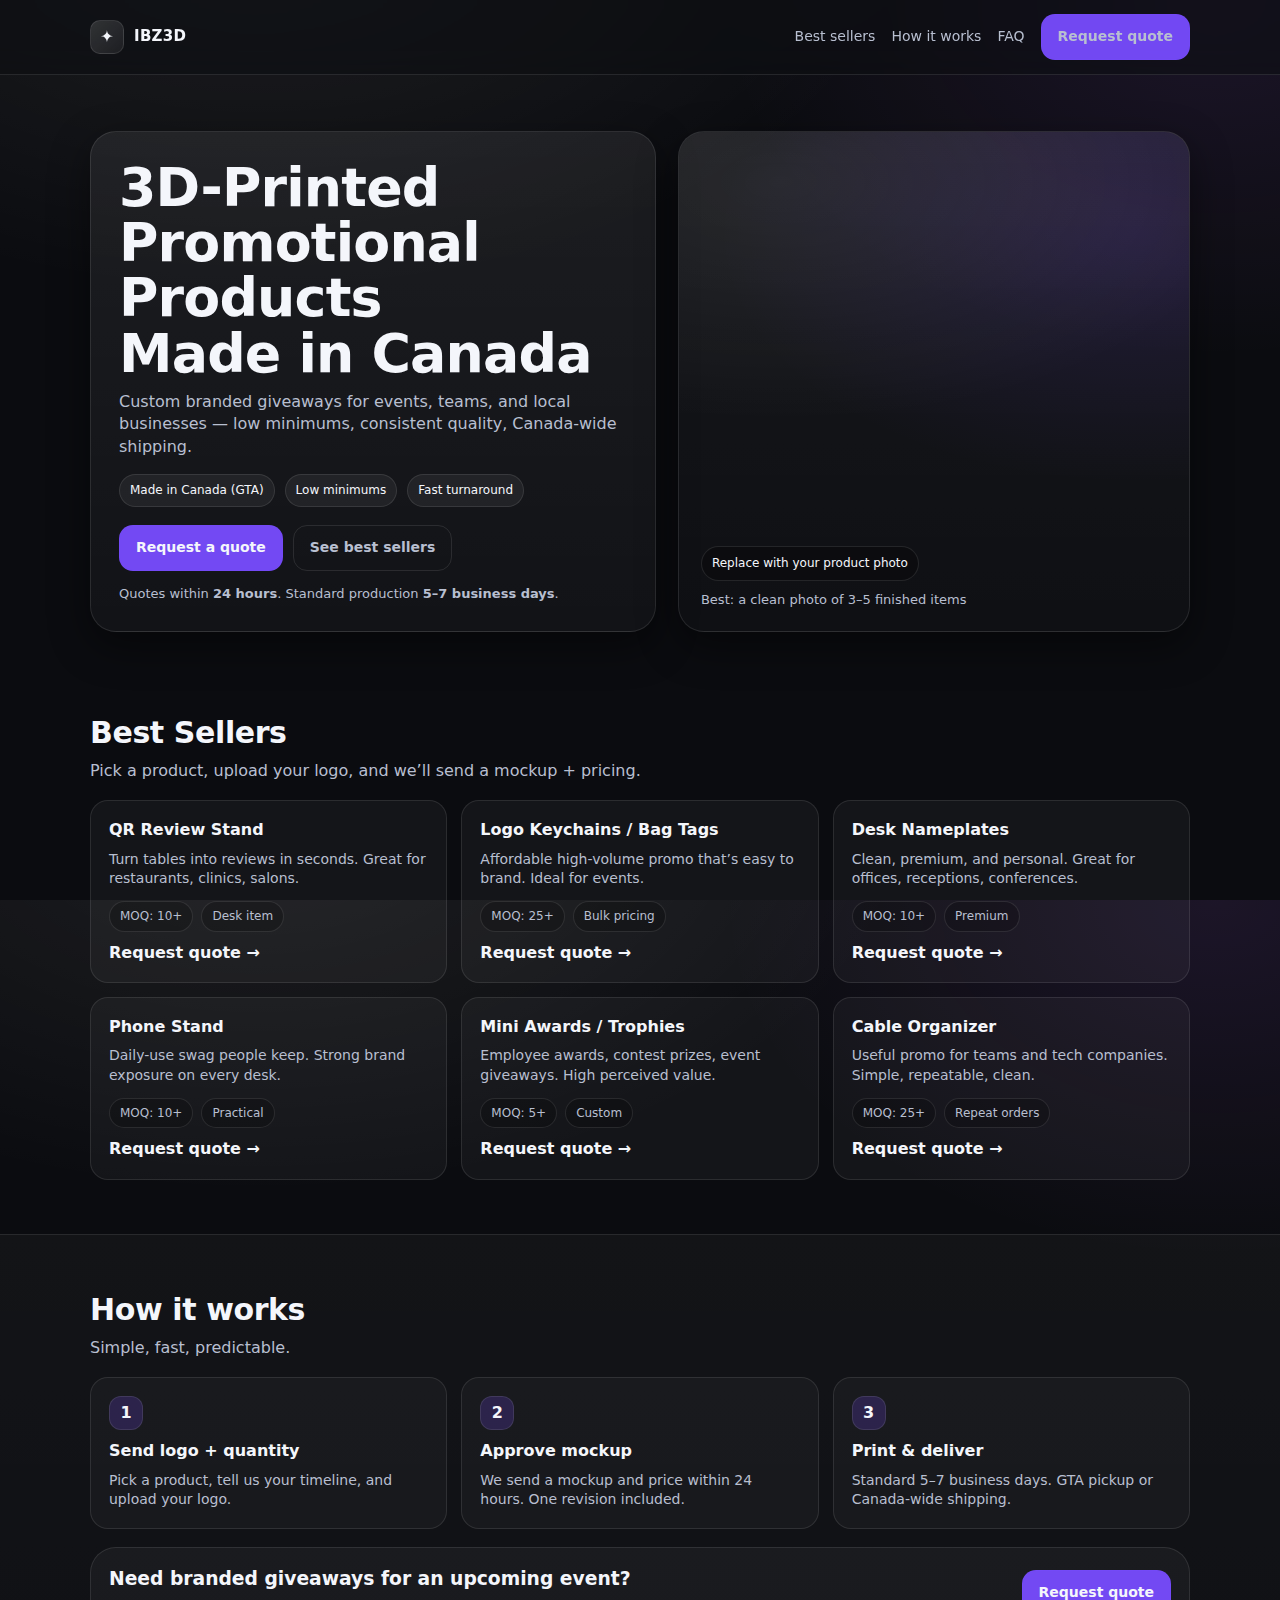
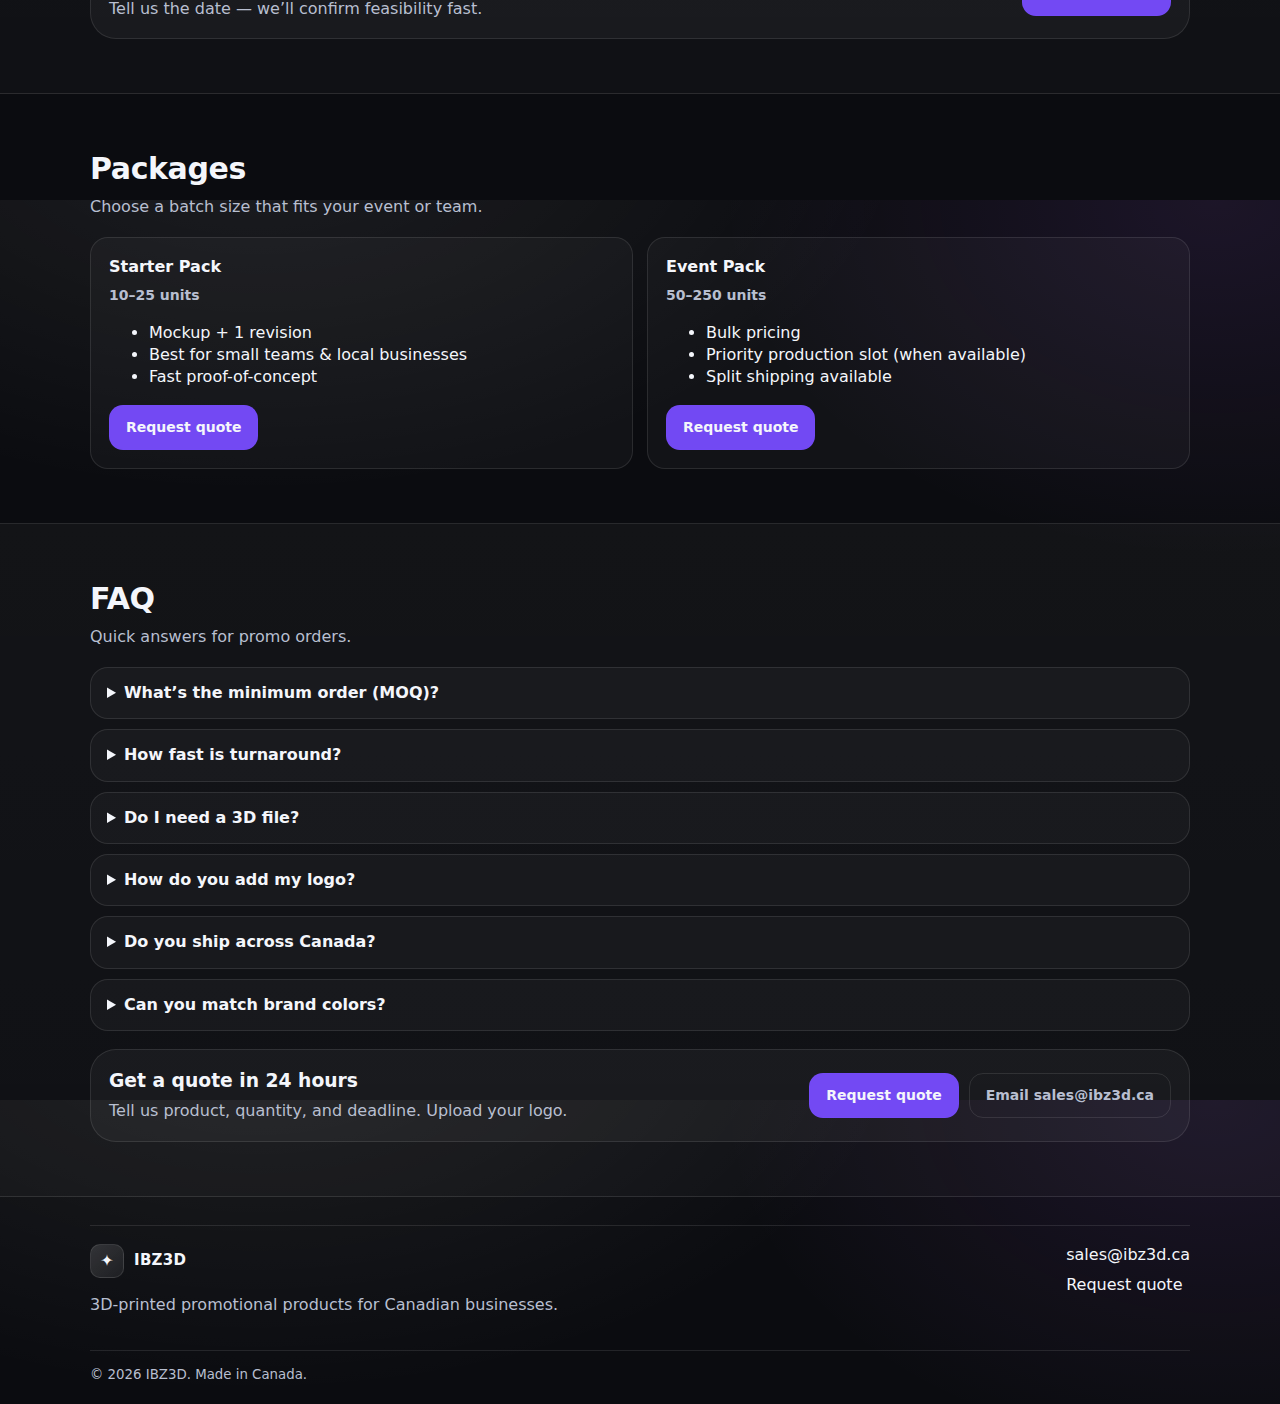
<file: index.html>
<!doctype html>
<html lang="en">
<head>
  <meta charset="utf-8" />
  <meta name="viewport" content="width=device-width, initial-scale=1" />
  <title>IBZ3D — 3D-Printed Promotional Products Made in Canada</title>
  <meta name="description" content="Custom 3D-printed promotional products for Canadian businesses. Low minimums, fast turnaround, Canada-wide shipping." />
  <link rel="icon" href="assets/favicon.svg" />
  <link rel="stylesheet" href="styles.css" />
</head>

<body>
  <header class="site-header">
    <div class="container header-inner">
      <a class="brand" href="index.html" aria-label="IBZ3D Home">
        <span class="brand-mark" aria-hidden="true">✦</span>
        <span class="brand-name">IBZ3D</span>
      </a>

      <nav class="nav">
        <a href="#bestsellers">Best sellers</a>
        <a href="#how">How it works</a>
        <a href="#faq">FAQ</a>
        <a class="btn btn-primary" href="quote.html">Request quote</a>
      </nav>

      <button class="nav-toggle" aria-label="Open menu" aria-expanded="false">
        ☰
      </button>
    </div>
  </header>

  <main>
    <!-- HERO -->
    <section class="hero">
      <div class="container hero-grid">
        <div class="hero-card">
          <h1>3D-Printed Promotional Products<br/>Made in Canada</h1>
          <p class="lead">
            Custom branded giveaways for events, teams, and local businesses — low minimums,
            consistent quality, Canada-wide shipping.
          </p>

          <div class="chips">
            <span class="chip">Made in Canada (GTA)</span>
            <span class="chip">Low minimums</span>
            <span class="chip">Fast turnaround</span>
          </div>

          <div class="cta-row">
            <a class="btn btn-primary" href="quote.html">Request a quote</a>
            <a class="btn btn-ghost" href="#bestsellers">See best sellers</a>
          </div>

          <p class="micro">
            Quotes within <strong>24 hours</strong>. Standard production <strong>5–7 business days</strong>.
          </p>
        </div>

        <div class="hero-media" role="img" aria-label="Promo products photo placeholder">
          <!-- Replace this with your real product photo -->
          <div class="media-placeholder">
            <div class="media-badge">Replace with your product photo</div>
            <div class="media-title">Best: a clean photo of 3–5 finished items</div>
          </div>
        </div>
      </div>
    </section>

    <!-- BEST SELLERS -->
    <section id="bestsellers" class="section">
      <div class="container">
        <div class="section-head">
          <h2>Best Sellers</h2>
          <p>Pick a product, upload your logo, and we’ll send a mockup + pricing.</p>
        </div>

        <div class="grid cards-3">
          <article class="card">
            <h3>QR Review Stand</h3>
            <p>Turn tables into reviews in seconds. Great for restaurants, clinics, salons.</p>
            <div class="card-meta">
              <span class="tag">MOQ: 10+</span><span class="tag">Desk item</span>
            </div>
            <a class="card-cta" href="quote.html?product=QR%20Review%20Stand">Request quote →</a>
          </article>

          <article class="card">
            <h3>Logo Keychains / Bag Tags</h3>
            <p>Affordable high-volume promo that’s easy to brand. Ideal for events.</p>
            <div class="card-meta">
              <span class="tag">MOQ: 25+</span><span class="tag">Bulk pricing</span>
            </div>
            <a class="card-cta" href="quote.html?product=Keychains%20%2F%20Bag%20Tags">Request quote →</a>
          </article>

          <article class="card">
            <h3>Desk Nameplates</h3>
            <p>Clean, premium, and personal. Great for offices, receptions, conferences.</p>
            <div class="card-meta">
              <span class="tag">MOQ: 10+</span><span class="tag">Premium</span>
            </div>
            <a class="card-cta" href="quote.html?product=Desk%20Nameplates">Request quote →</a>
          </article>

          <article class="card">
            <h3>Phone Stand</h3>
            <p>Daily-use swag people keep. Strong brand exposure on every desk.</p>
            <div class="card-meta">
              <span class="tag">MOQ: 10+</span><span class="tag">Practical</span>
            </div>
            <a class="card-cta" href="quote.html?product=Phone%20Stand">Request quote →</a>
          </article>

          <article class="card">
            <h3>Mini Awards / Trophies</h3>
            <p>Employee awards, contest prizes, event giveaways. High perceived value.</p>
            <div class="card-meta">
              <span class="tag">MOQ: 5+</span><span class="tag">Custom</span>
            </div>
            <a class="card-cta" href="quote.html?product=Mini%20Awards%20%2F%20Trophies">Request quote →</a>
          </article>

          <article class="card">
            <h3>Cable Organizer</h3>
            <p>Useful promo for teams and tech companies. Simple, repeatable, clean.</p>
            <div class="card-meta">
              <span class="tag">MOQ: 25+</span><span class="tag">Repeat orders</span>
            </div>
            <a class="card-cta" href="quote.html?product=Cable%20Organizer">Request quote →</a>
          </article>
        </div>
      </div>
    </section>

    <!-- HOW IT WORKS -->
    <section id="how" class="section section-alt">
      <div class="container">
        <div class="section-head">
          <h2>How it works</h2>
          <p>Simple, fast, predictable.</p>
        </div>

        <div class="grid steps">
          <div class="step">
            <div class="step-num">1</div>
            <h3>Send logo + quantity</h3>
            <p>Pick a product, tell us your timeline, and upload your logo.</p>
          </div>
          <div class="step">
            <div class="step-num">2</div>
            <h3>Approve mockup</h3>
            <p>We send a mockup and price within 24 hours. One revision included.</p>
          </div>
          <div class="step">
            <div class="step-num">3</div>
            <h3>Print & deliver</h3>
            <p>Standard 5–7 business days. GTA pickup or Canada-wide shipping.</p>
          </div>
        </div>

        <div class="cta-strip">
          <div>
            <h3>Need branded giveaways for an upcoming event?</h3>
            <p>Tell us the date — we’ll confirm feasibility fast.</p>
          </div>
          <a class="btn btn-primary" href="quote.html">Request quote</a>
        </div>
      </div>
    </section>

    <!-- PACKAGES -->
    <section class="section">
      <div class="container">
        <div class="section-head">
          <h2>Packages</h2>
          <p>Choose a batch size that fits your event or team.</p>
        </div>

        <div class="grid cards-2">
          <article class="card card-soft">
            <h3>Starter Pack</h3>
            <p class="big">10–25 units</p>
            <ul class="list">
              <li>Mockup + 1 revision</li>
              <li>Best for small teams & local businesses</li>
              <li>Fast proof-of-concept</li>
            </ul>
            <a class="btn btn-primary" href="quote.html?package=Starter%20Pack">Request quote</a>
          </article>

          <article class="card card-soft">
            <h3>Event Pack</h3>
            <p class="big">50–250 units</p>
            <ul class="list">
              <li>Bulk pricing</li>
              <li>Priority production slot (when available)</li>
              <li>Split shipping available</li>
            </ul>
            <a class="btn btn-primary" href="quote.html?package=Event%20Pack">Request quote</a>
          </article>
        </div>
      </div>
    </section>

    <!-- FAQ -->
    <section id="faq" class="section section-alt">
      <div class="container">
        <div class="section-head">
          <h2>FAQ</h2>
          <p>Quick answers for promo orders.</p>
        </div>

        <div class="faq">
          <details>
            <summary>What’s the minimum order (MOQ)?</summary>
            <p>Most products start at 10–25 units. Bulk pricing typically begins at 50+.</p>
          </details>
          <details>
            <summary>How fast is turnaround?</summary>
            <p>Quotes within 24 hours. Standard production is 5–7 business days. Rush is possible depending on quantity and design.</p>
          </details>
          <details>
            <summary>Do I need a 3D file?</summary>
            <p>No. Send your logo and we’ll handle the setup and mockup.</p>
          </details>
          <details>
            <summary>How do you add my logo?</summary>
            <p>Embossed/debossed geometry, multi-color parts, or label/sticker finishing if requested.</p>
          </details>
          <details>
            <summary>Do you ship across Canada?</summary>
            <p>Yes. Canada-wide shipping available. GTA pickup is also available.</p>
          </details>
          <details>
            <summary>Can you match brand colors?</summary>
            <p>We’ll match closely using available filament colors. Exact matching can be discussed for larger runs.</p>
          </details>
        </div>

        <div class="contact-strip">
          <div>
            <h3>Get a quote in 24 hours</h3>
            <p>Tell us product, quantity, and deadline. Upload your logo.</p>
          </div>
          <div class="contact-actions">
            <a class="btn btn-primary" href="quote.html">Request quote</a>
            <a class="btn btn-ghost" href="mailto:sales@ibz3d.ca">Email sales@ibz3d.ca</a>
          </div>
        </div>
      </div>
    </section>
  </main>

  <footer class="site-footer">
    <div class="container footer-inner">
      <div>
        <div class="brand footer-brand">
          <span class="brand-mark" aria-hidden="true">✦</span>
          <span class="brand-name">IBZ3D</span>
        </div>
        <p class="muted">3D-printed promotional products for Canadian businesses.</p>
      </div>

      <div class="footer-links">
        <a href="mailto:sales@ibz3d.ca">sales@ibz3d.ca</a>
        <a href="quote.html">Request quote</a>
      </div>
    </div>
    <div class="container footer-bottom">
      <small class="muted">© <span id="year"></span> IBZ3D. Made in Canada.</small>
    </div>
  </footer>

  <script src="script.js"></script>
</body>
</html>
</file>
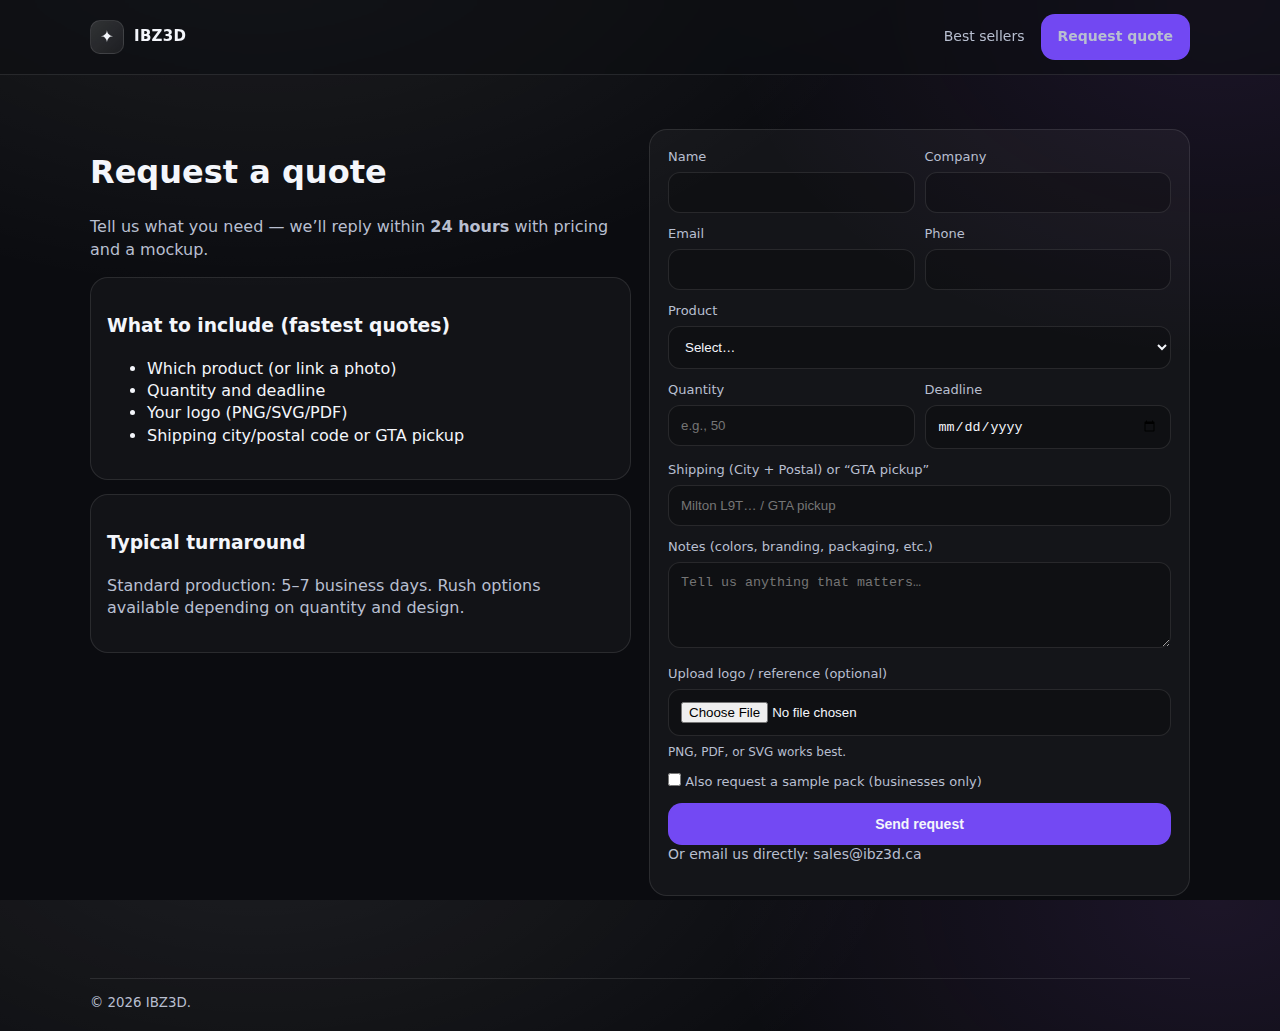
<file: quote.html>
<!doctype html>
<html lang="en">
<head>
  <meta charset="utf-8" />
  <meta name="viewport" content="width=device-width, initial-scale=1" />
  <title>Request a Quote — IBZ3D</title>
  <meta name="description" content="Request a quote for custom 3D-printed promotional products. Upload your logo, choose quantity, and get a response within 24 hours." />
  <link rel="icon" href="assets/favicon.svg" />
  <link rel="stylesheet" href="styles.css" />
</head>

<body>
  <header class="site-header">
    <div class="container header-inner">
      <a class="brand" href="index.html" aria-label="IBZ3D Home">
        <span class="brand-mark" aria-hidden="true">✦</span>
        <span class="brand-name">IBZ3D</span>
      </a>

      <nav class="nav">
        <a href="index.html#bestsellers">Best sellers</a>
        <a class="btn btn-primary" href="quote.html">Request quote</a>
      </nav>

      <button class="nav-toggle" aria-label="Open menu" aria-expanded="false">
        ☰
      </button>
    </div>
  </header>

  <main class="section">
    <div class="container quote-grid">
      <div class="quote-left">
        <h1>Request a quote</h1>
        <p class="lead">
          Tell us what you need — we’ll reply within <strong>24 hours</strong> with pricing and a mockup.
        </p>

        <div class="panel">
          <h3>What to include (fastest quotes)</h3>
          <ul class="list">
            <li>Which product (or link a photo)</li>
            <li>Quantity and deadline</li>
            <li>Your logo (PNG/SVG/PDF)</li>
            <li>Shipping city/postal code or GTA pickup</li>
          </ul>
        </div>

        <div class="panel">
          <h3>Typical turnaround</h3>
          <p class="muted">Standard production: 5–7 business days. Rush options available depending on quantity and design.</p>
        </div>
      </div>

      <div class="quote-right">
        <form id="quoteForm" class="form card" method="POST">
          <div class="form-row">
            <label>
              Name
              <input name="name" type="text" required />
            </label>
            <label>
              Company
              <input name="company" type="text" />
            </label>
          </div>

          <div class="form-row">
            <label>
              Email
              <input name="email" type="email" required />
            </label>
            <label>
              Phone
              <input name="phone" type="tel" />
            </label>
          </div>

          <label>
            Product
            <select name="product" id="productSelect" required>
              <option value="">Select…</option>
              <option>QR Review Stand</option>
              <option>Keychains / Bag Tags</option>
              <option>Desk Nameplates</option>
              <option>Phone Stand</option>
              <option>Mini Awards / Trophies</option>
              <option>Cable Organizer</option>
              <option>Other (describe below)</option>
            </select>
          </label>

          <div class="form-row">
            <label>
              Quantity
              <input name="quantity" type="number" min="1" placeholder="e.g., 50" required />
            </label>
            <label>
              Deadline
              <input name="deadline" type="date" />
            </label>
          </div>

          <label>
            Shipping (City + Postal) or “GTA pickup”
            <input name="shipping" type="text" placeholder="Milton L9T… / GTA pickup" />
          </label>

          <label>
            Notes (colors, branding, packaging, etc.)
            <textarea name="notes" rows="4" placeholder="Tell us anything that matters…"></textarea>
          </label>

          <label>
            Upload logo / reference (optional)
            <input name="attachment" type="file" id="fileInput" />
            <span class="hint">PNG, PDF, or SVG works best.</span>
          </label>

          <label class="checkbox">
            <input name="sample_pack" type="checkbox" />
            Also request a sample pack (businesses only)
          </label>

          <button class="btn btn-primary btn-block" type="submit">Send request</button>

          <p class="hint">
            Or email us directly: <a href="mailto:sales@ibz3d.ca">sales@ibz3d.ca</a>
          </p>

          <div id="formStatus" class="form-status" aria-live="polite"></div>
        </form>
      </div>
    </div>
  </main>

  <footer class="site-footer">
    <div class="container footer-bottom">
      <small class="muted">© <span id="year"></span> IBZ3D.</small>
    </div>
  </footer>

  <script src="script.js"></script>

  <script>
    // OPTIONAL: Set your Formspree endpoint here (recommended for hosting + email delivery)
    // 1) Create a form on Formspree, copy endpoint URL like: https://formspree.io/f/xxxxxx
    // 2) Paste it below.
    window.IBZ3D_FORMSPREE_ENDPOINT = ""; // <-- e.g. "https://formspree.io/f/abcdwxyz"
  </script>
</body>
</html>
</file>
<file: styles.css>
:root{
  --bg:#0b0c10;
  --panel:#101218;
  --panel2:#0f1116;
  --text:#f4f6fb;
  --muted:#b8bfd0;
  --line:rgba(255,255,255,.10);
  --soft:rgba(255,255,255,.06);
  --radius:18px;
  --radius2:26px;
  --shadow: 0 14px 40px rgba(0,0,0,.45);
  --max:1100px;
}

*{box-sizing:border-box}
html,body{height:100%}
body{
  margin:0;
  font-family: ui-sans-serif, system-ui, -apple-system, Segoe UI, Roboto, Arial, "Apple Color Emoji","Segoe UI Emoji";
  background: radial-gradient(1200px 700px at 20% -10%, rgba(255,255,255,.08), transparent 55%),
              radial-gradient(900px 650px at 95% 0%, rgba(180,100,255,.10), transparent 55%),
              var(--bg);
  color:var(--text);
  line-height:1.4;
}

a{color:inherit; text-decoration:none}
.container{width:min(var(--max), 92vw); margin:0 auto}

.site-header{
  position:sticky; top:0; z-index:50;
  backdrop-filter: blur(10px);
  background: rgba(11,12,16,.55);
  border-bottom:1px solid var(--line);
}

.header-inner{
  display:flex; align-items:center; justify-content:space-between;
  padding:14px 0;
}

.brand{display:flex; align-items:center; gap:10px; font-weight:700; letter-spacing:.3px}
.brand-mark{
  display:inline-grid; place-items:center;
  width:34px; height:34px; border-radius:10px;
  background:linear-gradient(135deg, rgba(255,255,255,.14), rgba(255,255,255,.06));
  border:1px solid var(--line);
}
.brand-name{font-size:15px}

.nav{display:flex; align-items:center; gap:16px}
.nav a{color:var(--muted); font-size:14px}
.nav a:hover{color:var(--text)}
.nav-toggle{
  display:none;
  border:1px solid var(--line);
  background:transparent;
  color:var(--text);
  padding:8px 10px;
  border-radius:12px;
}

.btn{
  display:inline-flex; align-items:center; justify-content:center;
  gap:10px;
  padding:12px 16px;
  border-radius:14px;
  border:1px solid var(--line);
  background:transparent;
  color:var(--text);
  font-weight:600;
  font-size:14px;
  transition: transform .12s ease, background .12s ease;
}
.btn:hover{transform: translateY(-1px); background: rgba(255,255,255,.06)}
.btn-primary{
  background: rgba(120,76,255,.95);
  border-color: rgba(120,76,255,.30);
}
.btn-primary:hover{background: rgba(120,76,255,1)}
.btn-ghost{color:var(--muted)}
.btn-block{width:100%}

.hero{padding:56px 0 26px}
.hero-grid{
  display:grid;
  grid-template-columns: 1.05fr .95fr;
  gap:22px;
  align-items:stretch;
}
.hero-card{
  background: linear-gradient(180deg, rgba(255,255,255,.07), rgba(255,255,255,.03));
  border:1px solid var(--line);
  border-radius: var(--radius2);
  padding:28px;
  box-shadow: var(--shadow);
}
.hero h1{
  margin:0 0 10px;
  font-size: clamp(36px, 4.2vw, 64px);
  letter-spacing:-.8px;
  line-height:1.03;
}
.lead{color:var(--muted); font-size:16px; margin:0 0 16px}
.micro{color:var(--muted); margin:14px 0 0; font-size:13px}

.chips{display:flex; gap:10px; flex-wrap:wrap; margin:14px 0 18px}
.chip{
  font-size:12px;
  color:var(--text);
  background: rgba(255,255,255,.06);
  border:1px solid var(--line);
  padding:7px 10px;
  border-radius:999px;
}

.cta-row{display:flex; gap:10px; flex-wrap:wrap}

.hero-media{
  border-radius: var(--radius2);
  border:1px solid var(--line);
  background: linear-gradient(180deg, rgba(255,255,255,.05), rgba(255,255,255,.02));
  box-shadow: var(--shadow);
  overflow:hidden;
  min-height: 340px;
}
.media-placeholder{
  height:100%;
  padding:22px;
  display:flex;
  flex-direction:column;
  justify-content:flex-end;
  gap:10px;
  background:
    radial-gradient(800px 400px at 20% 10%, rgba(255,255,255,.08), transparent 60%),
    radial-gradient(700px 420px at 90% 20%, rgba(120,76,255,.14), transparent 60%);
}
.media-badge{
  display:inline-flex;
  width:max-content;
  padding:8px 10px;
  border-radius:999px;
  border:1px solid var(--line);
  background: rgba(0,0,0,.25);
  color: var(--text);
  font-size:12px;
}
.media-title{color:var(--muted); font-size:13px}

.section{padding:54px 0}
.section-alt{
  background: linear-gradient(180deg, rgba(255,255,255,.03), rgba(255,255,255,.02));
  border-top:1px solid var(--line);
  border-bottom:1px solid var(--line);
}
.section-head{margin-bottom:18px}
.section-head h2{
  margin:0 0 6px;
  font-size: 30px;
  letter-spacing:-.4px;
}
.section-head p{margin:0; color:var(--muted)}

.grid{display:grid; gap:14px}
.cards-3{grid-template-columns: repeat(3, minmax(0, 1fr))}
.cards-2{grid-template-columns: repeat(2, minmax(0, 1fr))}

.card{
  border:1px solid var(--line);
  border-radius: var(--radius);
  background: rgba(255,255,255,.04);
  padding:18px;
}
.card h3{margin:0 0 8px; font-size:16px}
.card p{margin:0 0 12px; color:var(--muted); font-size:14px}
.card-cta{display:inline-block; color: var(--text); font-weight:700}
.card-cta:hover{text-decoration:underline}
.card-meta{display:flex; gap:8px; flex-wrap:wrap; margin-bottom:10px}
.tag{
  font-size:12px;
  color:var(--muted);
  border:1px solid var(--line);
  background: rgba(0,0,0,.20);
  padding:6px 10px;
  border-radius:999px;
}

.card-soft{background: rgba(255,255,255,.03)}
.big{font-size:22px; margin:0 0 10px; font-weight:800}

.steps{grid-template-columns: repeat(3, minmax(0, 1fr))}
.step{
  border:1px solid var(--line);
  border-radius: var(--radius);
  background: rgba(255,255,255,.03);
  padding:18px;
}
.step-num{
  width:34px; height:34px;
  display:grid; place-items:center;
  border-radius:12px;
  border:1px solid var(--line);
  background: rgba(120,76,255,.20);
  margin-bottom:10px;
  font-weight:800;
}
.step h3{margin:0 0 8px; font-size:16px}
.step p{margin:0; color:var(--muted); font-size:14px}

.cta-strip, .contact-strip{
  margin-top:18px;
  border:1px solid var(--line);
  border-radius: var(--radius2);
  background: rgba(255,255,255,.04);
  padding:18px;
  display:flex;
  align-items:center;
  justify-content:space-between;
  gap:16px;
}
.cta-strip h3, .contact-strip h3{margin:0 0 6px}
.cta-strip p, .contact-strip p{margin:0; color:var(--muted)}
.contact-actions{display:flex; gap:10px; flex-wrap:wrap}

.faq details{
  border:1px solid var(--line);
  border-radius: var(--radius);
  background: rgba(255,255,255,.03);
  padding:14px 16px;
  margin-bottom:10px;
}
.faq summary{cursor:pointer; font-weight:700}
.faq p{color:var(--muted); margin:10px 0 0}

.site-footer{padding:28px 0 18px}
.footer-inner{
  display:flex;
  justify-content:space-between;
  gap:18px;
  padding:18px 0;
  border-top:1px solid var(--line);
}
.footer-links{display:flex; flex-direction:column; gap:8px}
.footer-bottom{border-top:1px solid var(--line); padding-top:12px}
.muted{color:var(--muted)}

.quote-grid{
  display:grid;
  grid-template-columns: 1fr 1fr;
  gap:18px;
  align-items:start;
}
.panel{
  border:1px solid var(--line);
  border-radius: var(--radius);
  background: rgba(255,255,255,.03);
  padding:16px;
  margin-top:14px;
}

.form{padding:18px}
.form label{display:block; font-size:13px; color:var(--muted); margin-bottom:12px}
.form input,.form select,.form textarea{
  width:100%;
  margin-top:6px;
  padding:12px 12px;
  border-radius:12px;
  border:1px solid var(--line);
  background: rgba(0,0,0,.22);
  color:var(--text);
  outline:none;
}
.form input:focus,.form select:focus,.form textarea:focus{
  border-color: rgba(120,76,255,.55);
}
.form-row{display:grid; grid-template-columns: 1fr 1fr; gap:10px}
.checkbox{display:flex; align-items:center; gap:10px}
.checkbox input{width:auto; margin:0}
.hint{display:block; margin-top:8px; font-size:12px; color:var(--muted)}
.form-status{margin-top:12px; font-size:13px; color:var(--muted)}

@media (max-width: 880px){
  .hero-grid{grid-template-columns:1fr}
  .cards-3{grid-template-columns:1fr}
  .steps{grid-template-columns:1fr}
  .cards-2{grid-template-columns:1fr}
  .quote-grid{grid-template-columns:1fr}
  .nav{display:none}
  .nav-toggle{display:inline-flex}
  .footer-inner{flex-direction:column}
}
</file>
